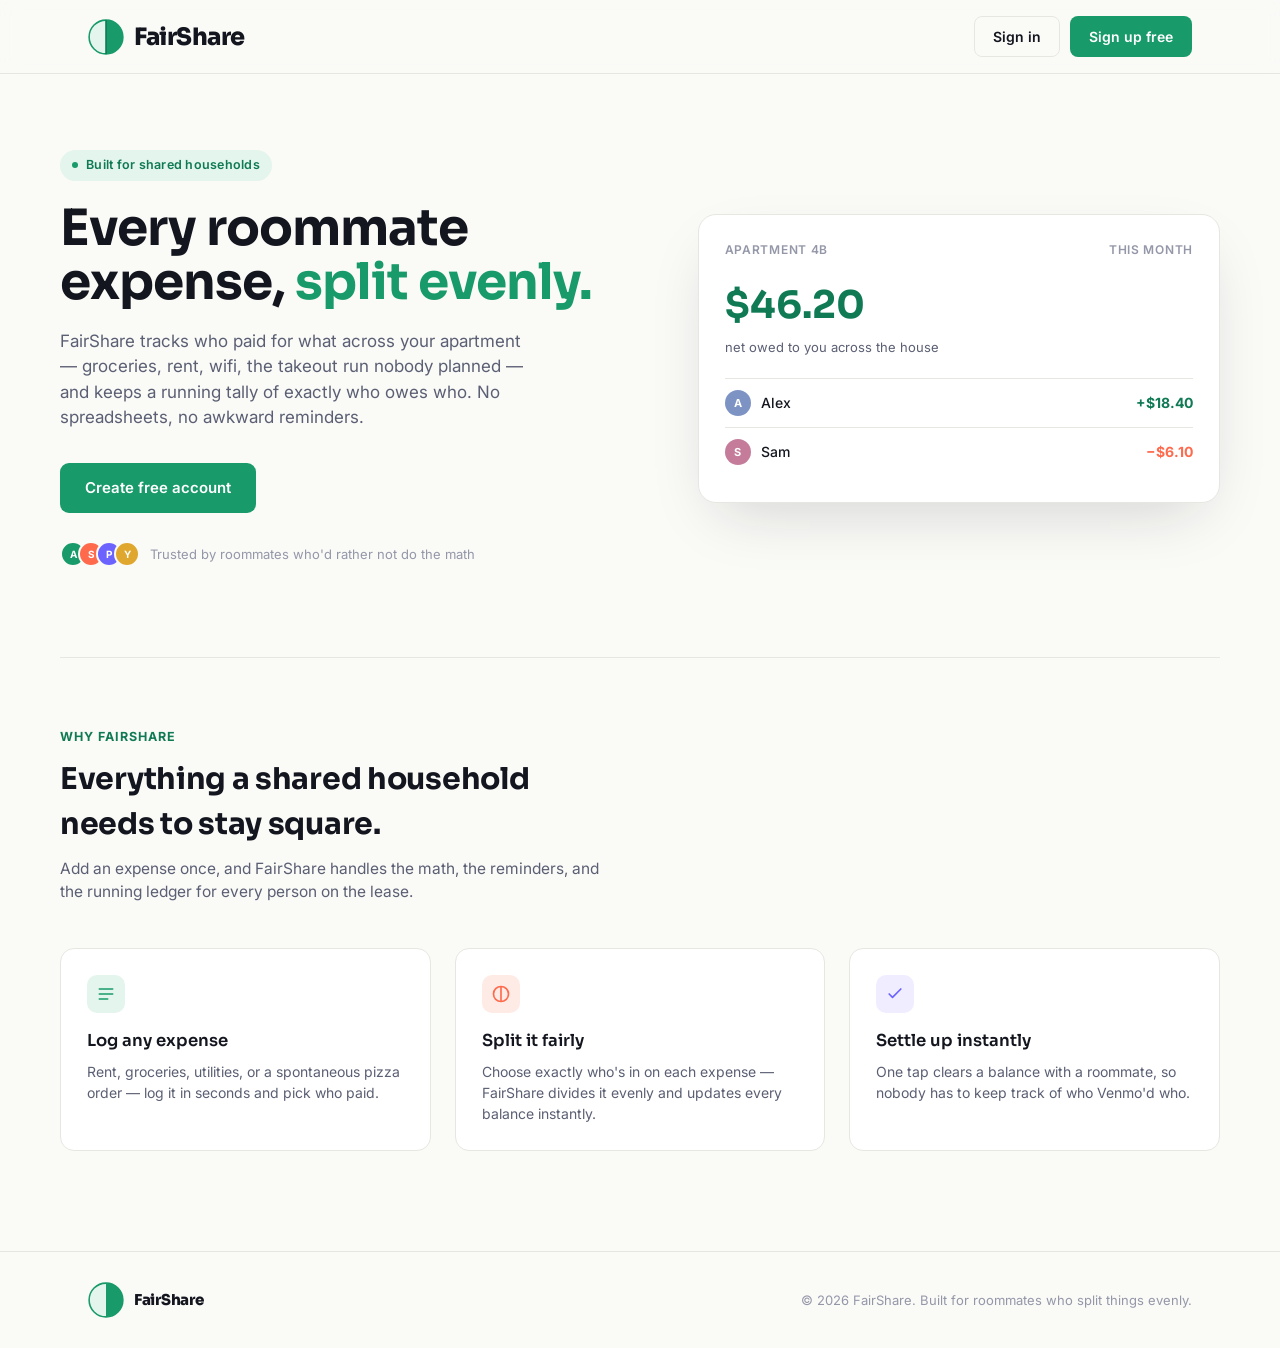
<file: index.html>
<!DOCTYPE html>
<html lang="en">
<head>
<meta charset="UTF-8" />
<meta name="viewport" content="width=device-width, initial-scale=1.0" />
<title>FairShare — Split expenses fairly with your roommates</title>
<link rel="preconnect" href="https://fonts.googleapis.com">
<link href="https://fonts.googleapis.com/css2?family=Sora:wght@500;600;700;800&family=Inter:wght@400;500;600;700;800&display=swap" rel="stylesheet">
<link rel="stylesheet" href="styles.css">
</head>
<body>

<div id="homeView">
  <header class="home-header">
    <div class="container">
      <nav class="home-nav">
        <div class="logo">
          <svg class="logo-mark" viewBox="0 0 32 32" fill="none">
            <circle cx="16" cy="16" r="15" fill="#E3F5EC" stroke="#189A6A" stroke-width="1.4"/>
            <path d="M16 1 A15 15 0 0 1 16 31 Z" fill="#189A6A"/>
            <line x1="16" y1="1" x2="16" y2="31" stroke="#0F7A54" stroke-width="1.4"/>
          </svg>
          <span class="brand-word">FairShare</span>
        </div>
        <div class="nav-auth">
          <a class="btn btn-ghost" href="javascript:void(0)" onclick="openModal('signin')">Sign in</a>
          <a class="btn btn-primary" href="javascript:void(0)" onclick="openModal('signup')">Sign up free</a>
        </div>
      </nav>
    </div>
  </header>

  <main>
    <section class="hero container">
      <div>
        <div class="eyebrow"><span class="dot"></span> Built for shared households</div>
        <h1 class="headline">Every roommate expense, <span class="accent">split evenly.</span></h1>
        <p class="sub">
          FairShare tracks who paid for what across your apartment — groceries, rent, wifi, the takeout run nobody planned —
          and keeps a running tally of exactly who owes who. No spreadsheets, no awkward reminders.
        </p>
        <div class="hero-ctas">
          <a class="btn btn-primary btn-lg" href="javascript:void(0)" onclick="openModal('signup')">Create free account</a>
        </div>
        <div class="trust-row">
          <div class="trust-avatars">
            <span style="background:#189A6A">A</span>
            <span style="background:#FF6A4D">S</span>
            <span style="background:#6C63FF">P</span>
            <span style="background:#E0A72E">Y</span>
          </div>
          <span>Trusted by roommates who'd rather not do the math</span>
        </div>
      </div>

      <div class="hero-visual">
        <div class="balance-card">
          <div class="bc-top">
            <span class="bc-label">Apartment 4B</span>
            <span class="bc-label">This month</span>
          </div>
          <div class="bc-total">$46.20</div>
          <div class="bc-sub">net owed to you across the house</div>
          <div class="bc-row">
            <div class="bc-person"><span class="bc-avatar" style="background:#7C93C4">A</span>Alex</div>
            <div class="bc-amt owed">+$18.40</div>
          </div>
          <div class="bc-row">
            <div class="bc-person"><span class="bc-avatar" style="background:#C47C9A">S</span>Sam</div>
            <div class="bc-amt owe">&minus;$6.10</div>
          </div>
        </div>
      </div>
    </section>

    <section class="features container">
      <div class="features-head">
        <div class="kicker">Why FairShare</div>
        <h2>Everything a shared household needs to stay square.</h2>
        <p>Add an expense once, and FairShare handles the math, the reminders, and the running ledger for every person on the lease.</p>
      </div>
      <div class="feature-grid">
        <div class="feature-card">
          <div class="feature-icon" style="background:var(--emerald-soft)">
            <svg width="20" height="20" viewBox="0 0 24 24" fill="none"><path d="M4 12h16M4 6h16M4 18h10" stroke="#189A6A" stroke-width="2" stroke-linecap="round"/></svg>
          </div>
          <h3>Log any expense</h3>
          <p>Rent, groceries, utilities, or a spontaneous pizza order — log it in seconds and pick who paid.</p>
        </div>
        <div class="feature-card">
          <div class="feature-icon" style="background:var(--coral-soft)">
            <svg width="20" height="20" viewBox="0 0 24 24" fill="none"><circle cx="12" cy="12" r="9" stroke="#FF6A4D" stroke-width="2"/><path d="M12 3v18" stroke="#FF6A4D" stroke-width="2"/></svg>
          </div>
          <h3>Split it fairly</h3>
          <p>Choose exactly who's in on each expense — FairShare divides it evenly and updates every balance instantly.</p>
        </div>
        <div class="feature-card">
          <div class="feature-icon" style="background:#EFEDFF">
            <svg width="20" height="20" viewBox="0 0 24 24" fill="none"><path d="M5 12l4 4L19 6" stroke="#6C63FF" stroke-width="2" stroke-linecap="round" stroke-linejoin="round"/></svg>
          </div>
          <h3>Settle up instantly</h3>
          <p>One tap clears a balance with a roommate, so nobody has to keep track of who Venmo'd who.</p>
        </div>
      </div>
    </section>
  </main>

  <footer class="home-footer">
    <div class="container">
      <div class="logo">
        <svg class="logo-mark" width="22" height="22" viewBox="0 0 32 32" fill="none">
          <circle cx="16" cy="16" r="15" fill="#E3F5EC" stroke="#189A6A" stroke-width="1.4"/>
          <path d="M16 1 A15 15 0 0 1 16 31 Z" fill="#189A6A"/>
        </svg>
        <span class="brand-word" style="font-size:15px;">FairShare</span>
      </div>
      <span class="foot-note">&copy; 2026 FairShare. Built for roommates who split things evenly.</span>
    </div>
  </footer>
</div>

<div id="authModal" class="modal-overlay">
  <div class="auth-wrap">
    <button class="close-btn" onclick="closeModal()">&times;</button>
    <div class="auth-inner">
      <div class="auth-toggle">
        <button id="tabSignin" class="active" onclick="switchTab('signin')">Sign in</button>
        <button id="tabSignup" onclick="switchTab('signup')">Sign up</button>
      </div>

      <form id="formSignin" onsubmit="handleSignin(event)">
        <div id="panelSignin">
          <h2>Welcome back</h2>
          <p class="auth-sub">Enter your Group ID to access your household ledger.</p>
          <label class="field-label">Group ID</label>
          <input id="signinId" class="field" type="text" placeholder="e.g. APT-4B" required autocomplete="off" />
          <label class="field-label">Password</label>
          <input id="signinPass" class="field" type="password" placeholder="••••••••" required />
          <p id="signinError" class="form-error">Invalid Group ID or Password.</p>
          <button type="submit" class="btn btn-primary btn-block">Sign in</button>
          <div class="auth-switch">New household? <a href="#" onclick="switchTab('signup')">Create a group</a></div>
        </div>
      </form>

      <form id="formSignup" onsubmit="handleSignup(event)" style="display:none;">
        <div id="panelSignup">
          <h2>Create a group</h2>
          <p class="auth-sub">Set up a shared space and password for your roommates.</p>
          <label class="field-label">Group ID</label>
          <input id="signupId" class="field" type="text" placeholder="Create a unique Group ID" required autocomplete="off" />
          <label class="field-label">Password</label>
          <input id="signupPass" class="field" type="password" placeholder="Create a shared password" required />
          <label class="field-label">Household members</label>
          <input id="signupMembers" class="field" type="text" placeholder="e.g. Alex, Sam, Priya, You" required />
          <p class="field-hint">Comma-separated. Everyone signing in with this Group ID and password will see these names — you can add or remove people later from the dashboard.</p>
          <p id="signupError" class="form-error">This Group ID is already taken.</p>
          <button type="submit" class="btn btn-primary btn-block">Create group</button>
          <div class="auth-switch">Already have a group? <a href="#" onclick="switchTab('signin')">Sign in</a></div>
        </div>
      </form>
    </div>
  </div>
</div>

<div id="dashboardView" style="display: none;">
  <div class="dash-wrap">
    <header class="dash-header">
      <div class="dash-brand">
        <svg viewBox="0 0 24 24" fill="none" xmlns="http://www.w3.org/2000/svg">
          <path d="M12 1.2a10.8 10.8 0 000 21.6z" fill="#1FA463"/>
          <circle cx="12" cy="12" r="10.8" stroke="#14171C" stroke-width="1.3" fill="none"/>
        </svg>
        <span>FairShare</span>
      </div>
      <nav class="dash-tabs">
        <button class="active" type="button">Dashboard</button>
        <button type="button">Members</button>
        <button type="button">Settle up</button>
      </nav>
      <div class="dash-header-right">
        <div class="group-pill">
          <span class="avatar-stack" id="headerAvatars"></span>
          <span id="groupPillText">Group</span>
        </div>
        <a class="logout-link" onclick="logUserOut()">Log out</a>
      </div>
    </header>

    <div class="dash-hero">
      <span class="dash-eyebrow"><span class="dot"></span> This month's activity</span>
      <h1>Every expense, <span class="accent">split evenly.</span></h1>
      <p>Log what you paid for the household below — FairShare keeps a running tally so nobody has to do the math or send the awkward reminder.</p>
    </div>

    <div class="dash-grid">
      <div>
        <div class="dash-card">
          <div class="card-eyebrow">
            <span>HOUSEHOLD</span>
            <span id="cardDate">This month</span>
          </div>
          <div class="big-number" id="totalAmt">₹0.00</div>
          <div class="big-sub">spent across the household so far</div>
          <div class="divider"></div>
          <div id="ledger"></div>
        </div>

        <div class="dash-card">
          <h3 class="section-title">Recent expenses</h3>
          <div id="recentList">
            <p class="empty-note">Nothing logged yet — it'll show up here.</p>
          </div>
        </div>
      </div>

      <div>
        <div class="dash-card">
          <h3 class="section-title">Log an expense</h3>
          <div class="dash-field">
            <label for="amount">Amount</label>
            <div class="amount-input">
              <span class="currency">₹</span>
              <input type="text" inputmode="decimal" id="amount" placeholder="0.00">
            </div>
          </div>
          <div class="dash-field">
            <label for="reason">For what</label>
            <input class="dash-input" type="text" id="reason" placeholder="e.g. Groceries, WiFi, Rent">
          </div>
          <div class="dash-field">
            <label for="memberSelect">Paid by</label>
            <select class="dash-select" id="memberSelect"></select>
          </div>
          <button class="dash-btn-primary" id="confirmBtn">Confirm</button>
          <div class="toast" id="toast">Logged.</div>
        </div>

        <div class="dash-card">
          <h3 class="section-title">Members</h3>
          <div class="members-strip" id="membersList"></div>
          <div class="add-member-row">
            <input class="dash-input" type="text" id="newMemberName" placeholder="Add a member name">
            <button id="addMemberBtn" type="button">Add</button>
          </div>
        </div>
      </div>
    </div>

    <div class="dash-card calendar-card">
      <h3 class="section-title">Monthly calendar</h3>
      <div class="calendar-nav">
        <button class="calendar-nav-btn" type="button" id="calPrevBtn" aria-label="Previous month">&larr;</button>
        <span class="calendar-month-label" id="calMonthLabel">Month Year</span>
        <button class="calendar-nav-btn" type="button" id="calNextBtn" aria-label="Next month">&rarr;</button>
      </div>
      <div class="calendar-grid" id="calendarGrid"></div>
      <div class="calendar-total" id="calendarTotal"></div>
    </div>
  </div>
</div>

<script src="script.js"></script>
</body>
</html>
</file>
<file: styles.css>
:root {
  --bg:#FAFAF7;
  --surface:#FFFFFF;
  --ink:#14161F;
  --ink-soft:#5B5F73;
  --ink-faint:#9497A8;
  --border:#E7E7E1;
  --emerald:#189A6A;
  --emerald-dark:#0F7A54;
  --emerald-soft:#E3F5EC;
  --coral:#FF6A4D;
  --coral-soft:#FFEBE5;

  /* Dashboard Variables */
  --d-bg:#F8F9F1;
  --d-card:#FFFFFF;
  --d-border:#E7E9DF;
  --d-border-soft:#EEF0E8;
  --d-ink:#14171C;
  --d-ink-soft:#5B6472;
  --d-ink-faint:#98A0AC;
  --d-green:#1FA463;
  --d-green-dark:#158049;
  --d-green-pale:#DEF3E5;
  --d-pos:#1FA463;
  --d-neg:#DB5A34;
  --d-shadow-card:0 20px 40px -24px rgba(20,30,20,.18), 0 2px 10px rgba(20,30,20,.05);
  --d-radius-lg:20px;
  --d-radius-md:14px;
  --d-radius-sm:10px;
}
* { box-sizing:border-box; margin:0; padding:0; }
html { scroll-behavior:smooth; }
body {
  background:var(--bg);
  color:var(--ink);
  font-family:'Inter', sans-serif;
  line-height:1.5;
  -webkit-font-smoothing:antialiased;
  transition: background 0.2s ease;
}
h1,h2,h3,.brand-word { font-family:'Sora', sans-serif; }
a { color:inherit; text-decoration:none; }
img,svg { display:block; }


.container { max-width:1160px; margin:0 auto; padding:0 28px; }
.home-header {
  position:sticky; top:0; z-index:40;
  background:rgba(250,250,247,0.85);
  backdrop-filter:blur(10px);
  border-bottom:1px solid var(--border);
}
.home-nav {
  display:flex; align-items:center; justify-content:space-between;
  padding:16px 0;
}
.logo { display:flex; align-items:center; gap:10px; margin-right:auto; }
.logo-mark { width:36px; height:36px; flex-shrink:0; }
.brand-word { font-size:24px; font-weight:800; letter-spacing:-0.02em; }
.nav-auth { display:flex; align-items:center; gap:10px; }

.btn {
  font-family:'Inter', sans-serif; font-weight:600; font-size:14px;
  border-radius:8px; cursor:pointer; border:1px solid transparent;
  padding:9px 18px; transition:all .15s ease; display:inline-flex; align-items:center; gap:6px;
}
.btn-ghost { background:transparent; color:var(--ink); border-color:var(--border); }
.btn-ghost:hover { background:var(--surface); border-color:var(--ink-faint); }
.btn-primary { background:var(--emerald); color:#fff; }
.btn-primary:hover { background:var(--emerald-dark); }
.btn-block { width:100%; justify-content:center; padding:11px 18px; }
.btn-lg { padding:13px 24px; font-size:15px; border-radius:9px; }

.hero { padding:76px 0 90px; display:grid; grid-template-columns:1.05fr 0.95fr; gap:60px; align-items:center; }
.eyebrow {
  display:inline-flex; align-items:center; gap:8px;
  background:var(--emerald-soft); color:var(--emerald-dark);
  font-size:12.5px; font-weight:600; letter-spacing:0.02em;
  padding:6px 12px; border-radius:20px; margin-bottom:20px;
}
.eyebrow .dot { width:6px; height:6px; border-radius:50%; background:var(--emerald); }
h1.headline { font-size:50px; font-weight:700; line-height:1.08; letter-spacing:-0.02em; margin-bottom:20px; }
h1.headline .accent { color:var(--emerald); }
.sub { font-size:17px; color:var(--ink-soft); max-width:480px; margin-bottom:32px; }
.hero-ctas { display:flex; align-items:center; gap:14px; margin-bottom:28px; }
.trust-row { display:flex; align-items:center; gap:10px; font-size:13px; color:var(--ink-faint); }
.trust-avatars { display:flex; }
.trust-avatars span {
  width:26px; height:26px; border-radius:50%; border:2px solid var(--bg);
  display:inline-flex; align-items:center; justify-content:center;
  font-size:10px; font-weight:700; color:#fff; margin-left:-8px;
}
.trust-avatars span:first-child { margin-left:0; }

.hero-visual { position:relative; }
.balance-card {
  background:var(--surface); border:1px solid var(--border); border-radius:18px;
  padding:26px; box-shadow:0 24px 60px -20px rgba(20,22,31,0.18); position:relative; z-index:2;
}
.balance-card .bc-top { display:flex; justify-content:space-between; align-items:center; margin-bottom:18px; }
.bc-label { font-size:12px; letter-spacing:0.06em; text-transform:uppercase; color:var(--ink-faint); font-weight:600; }
.bc-total { font-family:'Sora', sans-serif; font-size:38px; font-weight:700; color:var(--emerald-dark); margin-bottom:4px; }
.bc-sub { font-size:13px; color:var(--ink-soft); margin-bottom:20px; }
.bc-row { display:flex; align-items:center; justify-content:space-between; padding:11px 0; border-top:1px solid var(--border); }
.bc-person { display:flex; align-items:center; gap:10px; font-size:14px; font-weight:500; }
.bc-avatar { width:26px; height:26px; border-radius:50%; display:inline-flex; align-items:center; justify-content:center; font-size:11px; font-weight:700; color:#fff; flex-shrink:0; }
.bc-amt { font-weight:700; font-size:14px; }
.bc-amt.owe { color:var(--coral); }
.bc-amt.owed { color:var(--emerald-dark); }

.float-chip {
  position:absolute; background:var(--surface); border:1px solid var(--border);
  border-radius:12px; padding:10px 14px; box-shadow:0 14px 30px -12px rgba(20,22,31,0.2);
  font-size:13px; font-weight:600; display:flex; align-items:center; gap:8px; z-index:3;
}
.float-chip.chip-1 { top:-18px; right:10px; }
.float-chip.chip-2 { bottom:-16px; left:-24px; }
.chip-dot { width:8px; height:8px; border-radius:50%; }

.features { padding:70px 0 100px; border-top:1px solid var(--border); }
.features-head { max-width:560px; margin-bottom:44px; }
.features-head .kicker { font-size:12.5px; font-weight:700; letter-spacing:0.08em; text-transform:uppercase; color:var(--emerald-dark); margin-bottom:10px; }
.features-head h2 { font-size:30px; font-weight:700; letter-spacing:-0.01em; margin-bottom:10px; }
.features-head p { color:var(--ink-soft); font-size:15.5px; }
.feature-grid { display:grid; grid-template-columns:repeat(3,1fr); gap:24px; }
.feature-card { background:var(--surface); border:1px solid var(--border); border-radius:14px; padding:26px; }
.feature-icon { width:38px; height:38px; border-radius:10px; display:flex; align-items:center; justify-content:center; margin-bottom:16px; }
.feature-card h3 { font-size:16.5px; font-weight:600; margin-bottom:8px; }
.feature-card p { font-size:14px; color:var(--ink-soft); }

.home-footer { border-top:1px solid var(--border); padding:30px 0; }
.home-footer .container { display:flex; align-items:center; justify-content:space-between; flex-wrap:wrap; gap:12px; }
.foot-note { font-size:13px; color:var(--ink-faint); }

@media (max-width:900px){
  .hero { grid-template-columns:1fr; padding-top:48px; }
  h1.headline { font-size:38px; }
  .hero-visual { order:-1; max-width:420px; margin:0 auto; }
}
@media (max-width:820px){ .feature-grid { grid-template-columns:1fr; } }

/* =========================================
   AUTH MODAL STYLES 
========================================= */
.modal-overlay {
  position: fixed; top: 0; left: 0; width: 100%; height: 100%;
  background: rgba(20, 22, 31, 0.4); backdrop-filter: blur(8px); -webkit-backdrop-filter: blur(8px);
  z-index: 100; display: none; align-items: center; justify-content: center;
  padding: 20px; opacity: 0; transition: opacity 0.2s ease;
}
.modal-overlay.active { display: flex; opacity: 1; }
.auth-wrap {
  max-width: 440px; width: 100%; background: var(--surface); border: 1px solid var(--border);
  border-radius: 18px; padding: 8px; box-shadow: 0 30px 70px -20px rgba(20,22,31,0.3);
  position: relative; transform: translateY(20px); transition: transform 0.2s ease;
  max-height: 90vh; overflow-y: auto;
}
.modal-overlay.active .auth-wrap { transform: translateY(0); }
.close-btn {
  position: absolute; top: 16px; right: 18px; background: transparent; border: none;
  font-size: 26px; color: var(--ink-faint); cursor: pointer; transition: color 0.15s ease; z-index: 10;
}
.close-btn:hover { color: var(--ink); }

.auth-toggle { display:flex; background:var(--bg); border-radius:12px; padding:4px; margin-bottom:22px; }
.auth-toggle button {
  flex:1; border:none; background:transparent; padding:10px 0; border-radius:9px;
  font-family:'Inter',sans-serif; font-weight:600; font-size:13.5px; color:var(--ink-soft); cursor:pointer; transition:all .15s ease;
}
.auth-toggle button.active { background:var(--surface); color:var(--ink); box-shadow:0 2px 8px rgba(20,22,31,0.08); }
.auth-inner { padding:18px 22px 24px; }
.auth-inner h2 { font-size:21px; font-weight:700; margin-bottom:4px; }
.auth-inner .auth-sub { font-size:13.5px; color:var(--ink-soft); margin-bottom:20px; line-height: 1.4; }
.field-label { display:block; font-size:12.5px; font-weight:600; color:var(--ink-soft); margin-bottom:6px; margin-top:14px; }
.field {
  width:100%; border:1px solid var(--border); background:var(--bg); border-radius:9px;
  padding:11px 12px; font-size:14px; color:var(--ink); outline:none; font-family:inherit; transition:border-color .15s ease;
}
.field:focus { border-color:var(--emerald); background:var(--surface); }
.field-hint { font-size:12px; color:var(--ink-faint); margin-top:6px; }
.auth-inner .btn-primary { margin-top:20px; }
.auth-switch { text-align:center; font-size:13px; color:var(--ink-soft); margin-top:16px; }
.auth-switch a { color:var(--emerald-dark); font-weight:600; }
.form-error { color: var(--coral); font-size: 13px; font-weight: 500; margin-top: 10px; display: none; text-align: center; }


#dashboardView {
  color: var(--d-ink);
  min-height: 100vh;
}
.dash-wrap { max-width:1180px; margin:0 auto; padding:0 24px 70px; }

.dash-header {
  display:flex; align-items:center; justify-content:space-between;
  padding:22px 0; border-bottom:1px solid var(--d-border); margin-bottom:34px;
  flex-wrap: wrap; gap: 14px;
}
.dash-brand { display:flex; align-items:center; gap:10px; }
.dash-brand svg { width:30px; height:30px; }
.dash-brand span { font-size:19px; font-weight:700; letter-spacing:-0.01em; }

nav.dash-tabs { display:flex; gap:6px; background:var(--d-card); border:1px solid var(--d-border); padding:4px; border-radius:999px; }
nav.dash-tabs button {
  border:none; background:transparent; padding:8px 16px; border-radius:999px;
  font-family:'Inter',sans-serif; font-size:13.5px; font-weight:600; color:var(--d-ink-soft);
  cursor:pointer; transition:background .15s ease, color .15s ease;
}
nav.dash-tabs button.active { background:var(--d-ink); color:#fff; }
nav.dash-tabs button:not(.active):hover { color:var(--d-ink); }
@media(max-width:640px){ nav.dash-tabs{ display:none; } }

.dash-header-right { display:flex; align-items:center; gap:12px; }
.group-pill {
  display:flex; align-items:center; gap:7px;
  background:var(--d-card); border:1px solid var(--d-border);
  padding:7px 14px 7px 8px; border-radius:999px;
  font-size:13px; font-weight:600; color:var(--d-ink-soft);
}
.group-pill .avatar-stack { display:flex; }
.group-pill .avatar-stack .av { width:22px; height:22px; font-size:10px; margin-left:-7px; border:2px solid var(--d-card); }
.group-pill .avatar-stack .av:first-child { margin-left:0; }
.logout-link { font-size: 13px; font-weight: 600; color: var(--d-ink-soft); cursor: pointer; text-decoration: underline; margin-left: 8px;}

.dash-hero { margin-bottom:30px; }
.dash-eyebrow {
  display:inline-flex; align-items:center; gap:7px;
  background:var(--d-green-pale); color:var(--d-green-dark);
  font-size:12.5px; font-weight:700; padding:6px 13px; border-radius:999px; margin-bottom:14px;
}
.dash-eyebrow .dot { width:6px; height:6px; border-radius:50%; background:var(--d-green); }
.dash-hero h1 { font-size:clamp(24px,3.4vw,32px); font-weight:800; letter-spacing:-0.02em; margin:0; line-height:1.15; }
.dash-hero h1 .accent { color:var(--d-green); }
.dash-hero p { margin:10px 0 0; color:var(--d-ink-soft); font-size:15px; max-width:560px; line-height:1.55; }

.dash-grid { display:grid; grid-template-columns:1.15fr 1fr; gap:26px; align-items:start; }
@media(max-width:900px){ .dash-grid { grid-template-columns:1fr; } }

.dash-card {
  background:var(--d-card); border:1px solid var(--d-border); border-radius:var(--d-radius-lg);
  box-shadow:var(--d-shadow-card); padding:26px; margin-bottom:24px;
}
.card-eyebrow {
  font-size:11.5px; font-weight:700; letter-spacing:.08em; text-transform:uppercase;
  color:var(--d-ink-faint); display:flex; justify-content:space-between; align-items:center; margin-bottom:14px;
}
.big-number { font-size:40px; font-weight:800; letter-spacing:-0.02em; color:var(--d-green-dark); line-height:1; }
.big-sub { color:var(--d-ink-soft); font-size:13.5px; margin-top:8px; }
.divider { height:1px; background:var(--d-border-soft); margin:20px 0 6px; }

.dash-avatar {
  width:34px; height:34px; border-radius:50%; display:flex; align-items:center; justify-content:center;
  color:#fff; font-weight:700; font-size:13.5px; flex-shrink:0;
}
.member-row { display:flex; align-items:center; gap:12px; padding:13px 0; border-bottom:1px solid var(--d-border-soft); }
.member-row:last-child { border-bottom:none; }
.member-row .info { flex:1; min-width:0; }
.member-row .name { font-weight:600; font-size:14.5px; }
.member-row .sub { font-size:12.5px; color:var(--d-ink-faint); margin-top:2px; }
.member-row .delta { font-weight:700; font-size:14.5px; white-space:nowrap; }
.delta.pos { color:var(--d-pos); }
.delta.neg { color:var(--d-neg); }
.delta.zero { color:var(--d-ink-faint); }

.recent-row { display:flex; align-items:center; gap:12px; padding:12px 0; border-bottom:1px solid var(--d-border-soft); }
.recent-row:last-child { border-bottom:none; }
.recent-row .who { font-weight:600; font-size:14px; }
.tag-pill { font-size:11.5px; font-weight:600; color:var(--d-ink-soft); background:var(--d-border-soft); padding:3px 10px; border-radius:999px; }
.recent-row .spacer { flex:1; }
.recent-row .amt { font-weight:700; font-size:14px; }
.empty-note { color:var(--d-ink-faint); font-size:13.5px; padding:10px 0; }

.dash-field { margin-bottom:16px; }
.dash-field label { display:block; font-size:12.5px; font-weight:600; color:var(--d-ink-soft); margin-bottom:7px; }
.amount-input { display:flex; align-items:center; border:1.5px solid var(--d-border); border-radius:var(--d-radius-sm); background:#FCFDFA; overflow:hidden; }
.amount-input .currency { font-weight:700; padding:0 13px; color:var(--d-green-dark); border-right:1.5px solid var(--d-border); align-self:stretch; display:flex; align-items:center; }
.amount-input input { border:none; background:transparent; padding:12px 13px; font-size:15px; width:100%; color:var(--d-ink); font-family:'Inter',sans-serif; font-weight:600; }

.dash-input, .dash-select {
  width:100%; border:1.5px solid var(--d-border); border-radius:var(--d-radius-sm); background:#FCFDFA;
  padding:12px 13px; font-family:'Inter',sans-serif; font-size:14.5px; color:var(--d-ink); appearance:none;
}
.dash-select {
  background-image:url("data:image/svg+xml;utf8,<svg xmlns='http://www.w3.org/2000/svg' width='14' height='9' viewBox='0 0 14 9'><path d='M1 1l6 6 6-6' stroke='%235B6472' stroke-width='1.6' fill='none' stroke-linecap='round'/></svg>");
  background-repeat:no-repeat; background-position:right 14px center; padding-right:34px;
}
.dash-input:focus, .dash-select:focus, .amount-input input:focus { outline:none; border-color:var(--d-green); }

.dash-btn-primary {
  width:100%; background:var(--d-green); color:#fff; border:none; border-radius:999px;
  padding:13px 18px; font-family:'Inter',sans-serif; font-weight:700; font-size:15px;
  cursor:pointer; transition:background .15s ease, transform .1s ease;
}
.dash-btn-primary:hover { background:var(--d-green-dark); }
.dash-btn-primary:active { transform:scale(.985); }
.dash-btn-secondary {
  width:100%; background:transparent; color:var(--d-ink); border:1.5px solid var(--d-border); border-radius:999px;
  padding:11px 18px; font-family:'Inter',sans-serif; font-weight:600; font-size:14px;
  cursor:pointer; transition:border-color .15s ease;
}
.dash-btn-secondary:hover { border-color:var(--d-green); color:var(--d-green-dark); }

.toast { font-size:12.5px; font-weight:600; color:var(--d-green-dark); margin-top:10px; min-height:16px; opacity:0; transition:opacity .3s ease; }
.toast.show { opacity:1; }
.section-title { font-size:16px; font-weight:700; margin:0 0 14px; }
.members-strip { display:flex; flex-direction:column; gap:9px; margin-bottom: 16px; }
.member-chip { display:flex; align-items:center; gap:10px; padding:9px 12px; border:1px solid var(--d-border); border-radius:var(--d-radius-sm); font-size:14px; font-weight:600; background:#FCFDFA; }
.member-chip .dash-avatar { width:26px; height:26px; font-size:11px; }
.member-chip .remove-member { margin-left:auto; background:none; border:none; color:var(--d-ink-faint); cursor:pointer; font-size:16px; line-height:1; padding:2px 4px; }
.member-chip .remove-member:hover { color:var(--d-neg); }
.add-member-row { display:flex; gap:8px; }
.add-member-row input { flex:1; }
.add-member-row button {
  flex-shrink:0; width:auto; padding:0 16px; border-radius:var(--d-radius-sm);
  background:var(--d-ink); color:#fff; border:none; font-weight:700; cursor:pointer;
}


.calendar-card { margin-top: 4px; }
.calendar-nav { display:flex; align-items:center; justify-content:space-between; margin-bottom:16px; }
.calendar-nav-btn {
  background:transparent; border:1px solid var(--d-border); border-radius:8px;
  width:32px; height:32px; display:flex; align-items:center; justify-content:center;
  cursor:pointer; font-size:15px; font-weight:700; color:var(--d-ink-soft); transition:border-color .15s ease, color .15s ease;
}
.calendar-nav-btn:hover { border-color:var(--d-green); color:var(--d-green-dark); }
.calendar-month-label { font-size:15.5px; font-weight:700; letter-spacing:-0.01em; }
.calendar-grid { display:grid; grid-template-columns:repeat(7,1fr); gap:6px; }
.calendar-dow {
  text-align:center; font-size:11px; font-weight:700; letter-spacing:.04em;
  text-transform:uppercase; color:var(--d-ink-faint); padding-bottom:6px;
}
.calendar-cell {
  min-height:66px; border:1px solid var(--d-border-soft); border-radius:10px;
  padding:7px 6px; display:flex; flex-direction:column; gap:6px; background:#FCFDFA;
}
.calendar-cell.empty { border-color:transparent; background:transparent; }
.calendar-cell.today { border-color:var(--d-green); box-shadow:0 0 0 1px var(--d-green); }
.calendar-date { font-size:12px; font-weight:700; color:var(--d-ink-soft); }
.calendar-amt { font-size:12px; font-weight:700; color:var(--d-green-dark); }
.calendar-amt.none { color:var(--d-ink-faint); font-weight:500; }
.calendar-total { margin-top:16px; font-size:13px; color:var(--d-ink-soft); }
.calendar-total b { color:var(--d-ink); }
@media(max-width:640px){
  .calendar-cell { min-height:46px; padding:5px 4px; gap:3px; }
  .calendar-date { font-size:10.5px; }
  .calendar-amt { font-size:9.5px; }
}
</file>
